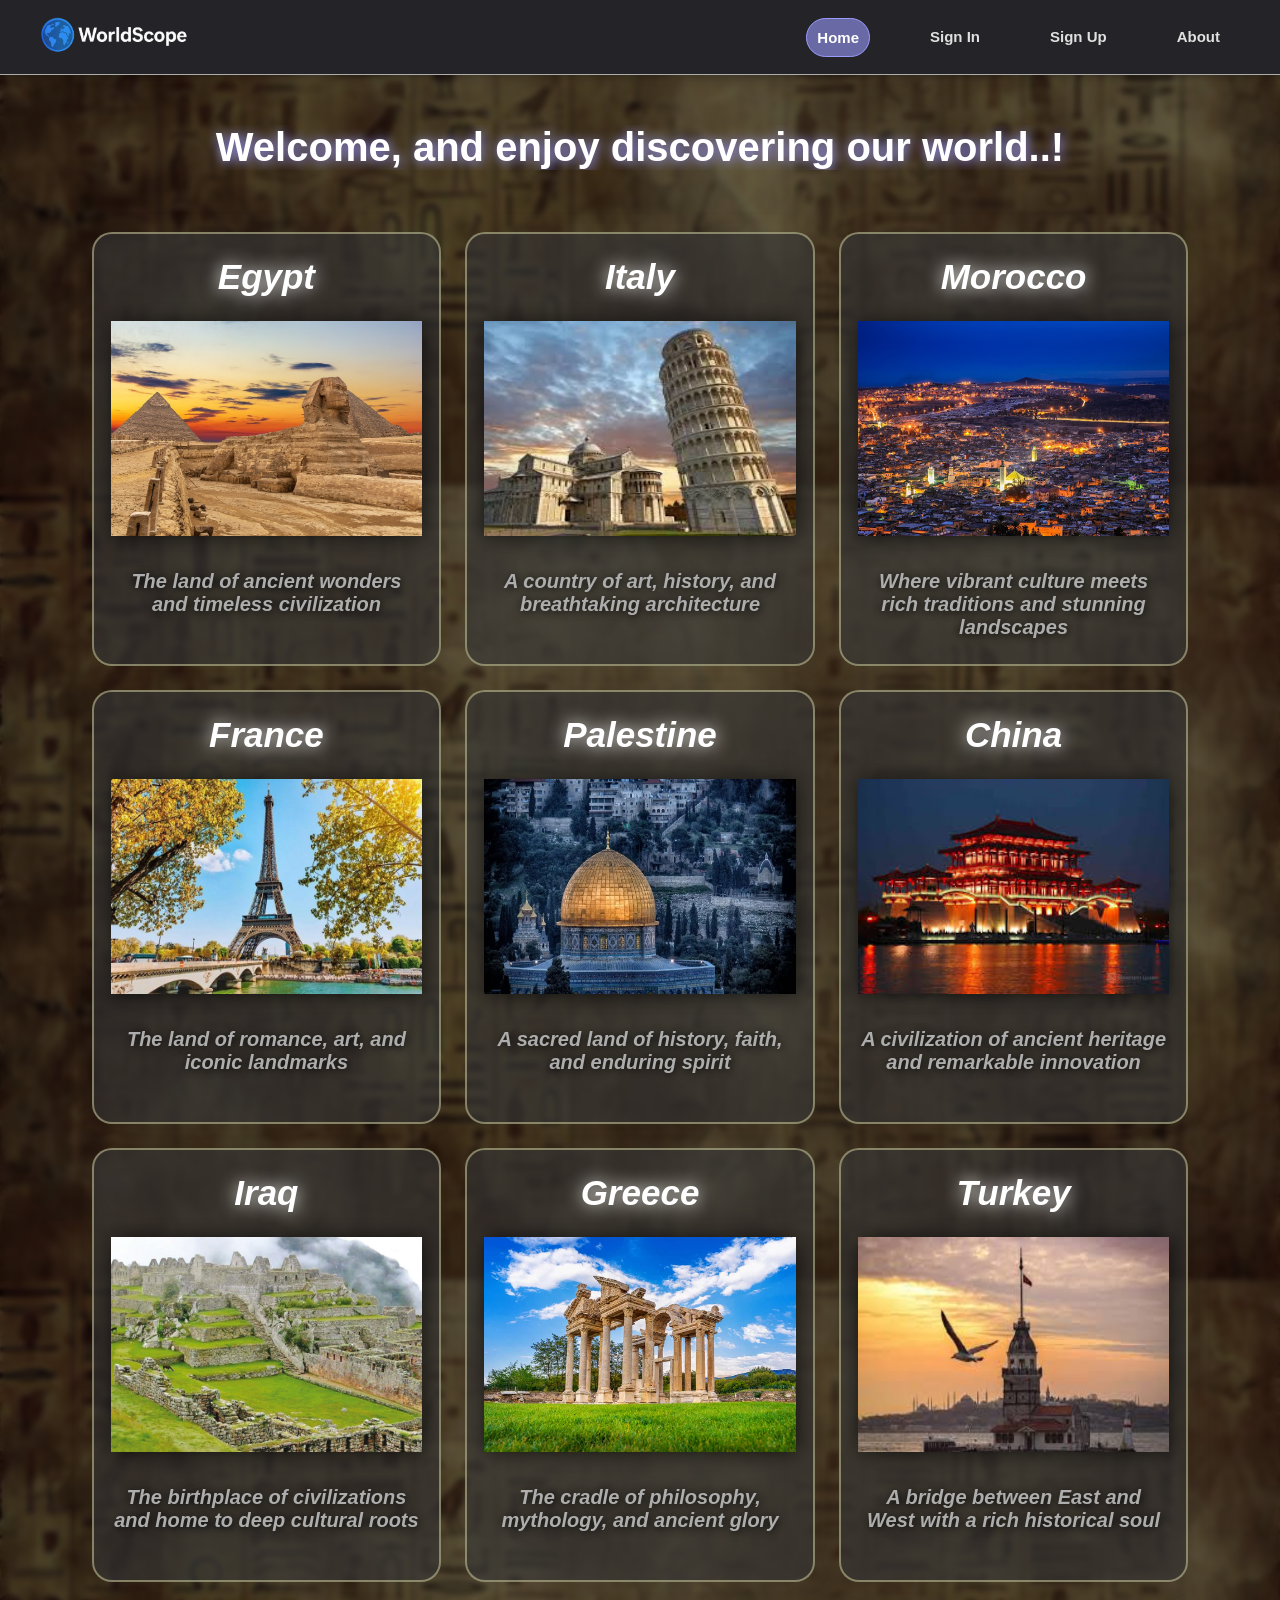
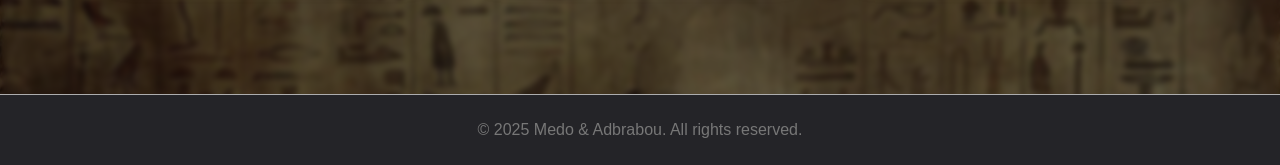
<file: index.html>
<!DOCTYPE html>
<html lang="en">

<head>
    <meta charset="UTF-8" />
    <meta name="viewport" content="width=device-width, initial-scale=1.0" />
    <title>Home | World Scope</title>
    <link rel="stylesheet" href="css/style.css" />
    <link rel="stylesheet" href="css/index.css" />
</head>

<body>
    <header>
        <a href="index.html" class="logo">
            <img src="img/logo.png" alt="WorldScope Logo" /></a>
        <nav>
            <a class="home" href="index.html">Home</a>
            <a href="sign in.html">Sign In</a>
            <a href="sign up.html">Sign Up</a>
            <a href="about.html">About</a>
        </nav>
    </header>

    <h1 class="htitle">Welcome, and enjoy discovering our world..!</h1>

    <main>

        <div>
            <a href="Countrys/Egypt.html">
                <h1>Egypt</h1>
                <img src="./img/contry/egypt.jpg" alt="photo of Egypt">
                <p>The land of ancient wonders and timeless civilization</p>
            </a>
        </div>

        <div>
            <a href="Countrys/Italy.html">
                <h1>Italy</h1>
                <img src="./img/contry/ايطاليا.jpg" alt="photo of Italy">
                <p>A country of art, history, and breathtaking architecture</p>
            </a>
        </div>

        <div>
            <a href="Countrys/Morocco.html">
                <h1>Morocco</h1>
                <img src="./img/contry/المغرب.jpeg" alt="photo of Morocco">
                <p>Where vibrant culture meets rich traditions and stunning landscapes</p>
            </a>
        </div>

        <div>
            <a href="Countrys/France.html">
                <h1>France</h1>
                <img src="./img/contry/برج-ايفل.jpg" alt="photo of France">
                <p>The land of romance, art, and iconic landmarks</p>
            </a>
        </div>

        <div>
            <a href="Countrys/Palestine.html">
                <h1>Palestine</h1>
                <img src="./img/contry/Palestine.webp" alt="photo of Palestine">
                <p>A sacred land of history, faith, and enduring spirit</p>
            </a>
        </div>

        <div>
            <a href="Countrys/China.html">
                <h1>China</h1>
                <img src="./img/contry/الصين.jpg" alt="photo of China">
                <p>A civilization of ancient heritage and remarkable innovation</p>
            </a>
        </div>

        <div>
            <a href="Countrys/Iraq.html">
                <h1>Iraq</h1>
                <img src="img/contry/حدائق-بابل-المعلقة-أعجوبة-العالم-__.jpg" alt="photo of Iraq">
                <p>The birthplace of civilizations and home to deep cultural roots</p>
            </a>
        </div>

        <div>
            <a href="Countrys/Greece.html">
                <h1>Greece</h1>
                <img src="./img/contry/Greece-1.jpg" alt="photo of Greece">
                <p>The cradle of philosophy, mythology, and ancient glory</p>
            </a>
        </div>

        <div>
            <a href="Countrys/Turkey.html">
                <h1>Turkey</h1>
                <img src="./img/contry/تركيا.jpg" alt="photo of Turkey">
                <p>A bridge between East and West with a rich historical soul</p>
            </a>
        </div>

    </main>

    <footer>
        <p>&copy; 2025 Medo & Adbrabou. All rights reserved.</p>
    </footer>
</body>
</html>
</file>
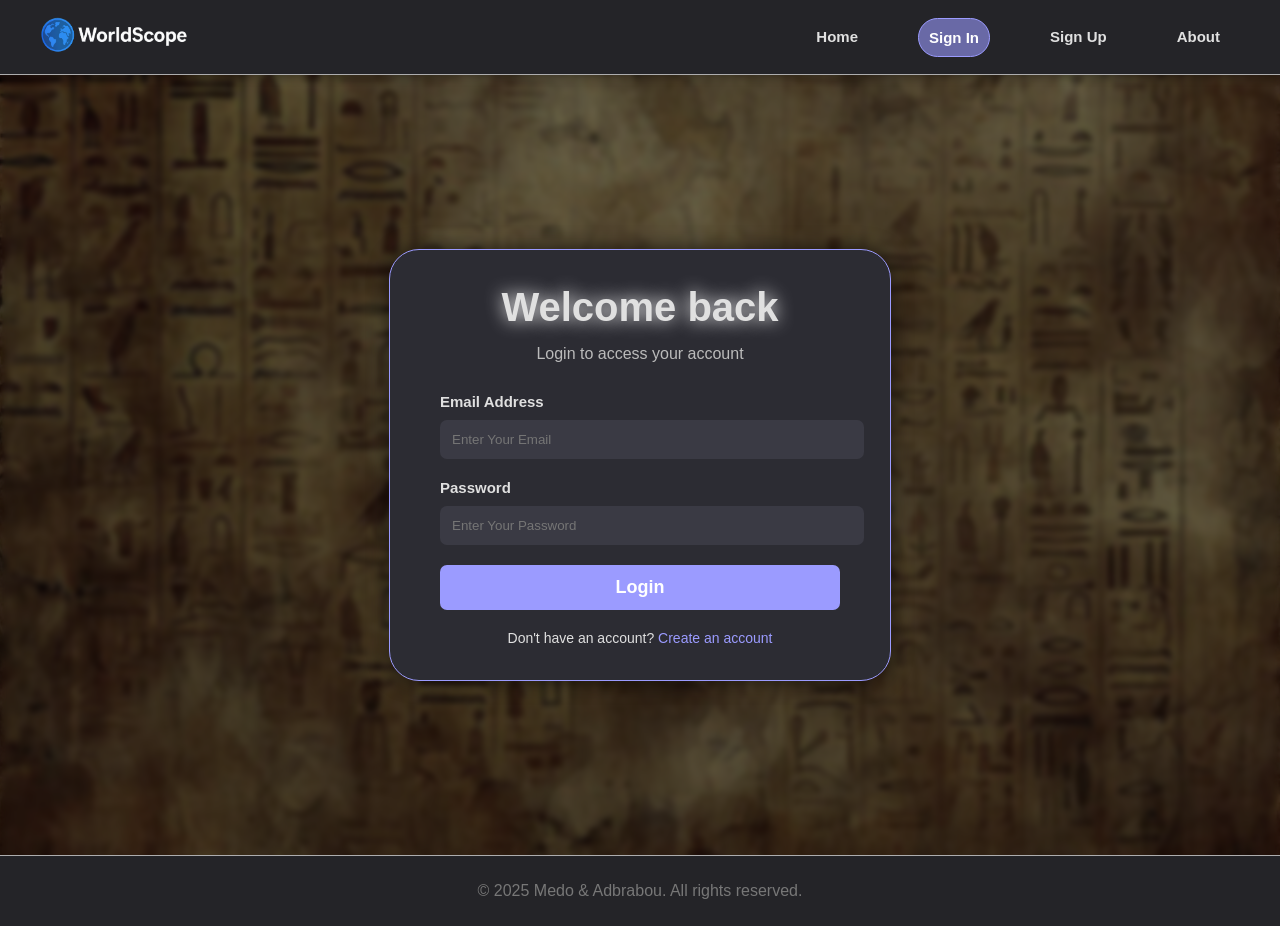
<file: sign in.html>
<!DOCTYPE html>
<html lang="en">
<head>
    <meta charset="UTF-8" />
    <meta name="viewport" content="width=device-width, initial-scale=1.0" />
    <title>Sign In | World Scope</title>
    <link rel="stylesheet" href="css/style.css">
    <link rel="stylesheet" href="css/sign in.css">
</head>
<body>
    <header>
        <a href="index.html" class="logo">
        <img src="img/logo.png" alt="WorldScope Logo"></a>

        <nav>
            <a href="index.html">Home</a>
            <a class="sign-in" href="sign in.html">Sign In</a>
            <a href="sign up.html">Sign Up</a>
            <a href="about.html">About</a>
        </nav>
    </header>

    <main>
        <section class="signin-form">
            <h1>Welcome back</h1>
            <p class="sub-text">Login to access your account</p>
            <form method="post">
                <label for="email">Email Address</label>
                <input type="email" id="email" name="email" placeholder="Enter Your Email" required>


                <label for="password">Password</label>
                <input type="password" id="password" name="password"
                placeholder="Enter Your Password" minlength="8" maxlength="12" required>


                <button type="submit">Login</button>
            </form>
            <p class="signup-link">Don't have an account? <a href="sign up.html">Create an account</a></p>
        </section>
    </main>

    <footer>
        <p>&copy; 2025 Medo & Adbrabou. All rights reserved.</p>
    </footer>

</body>
</html>
</file>
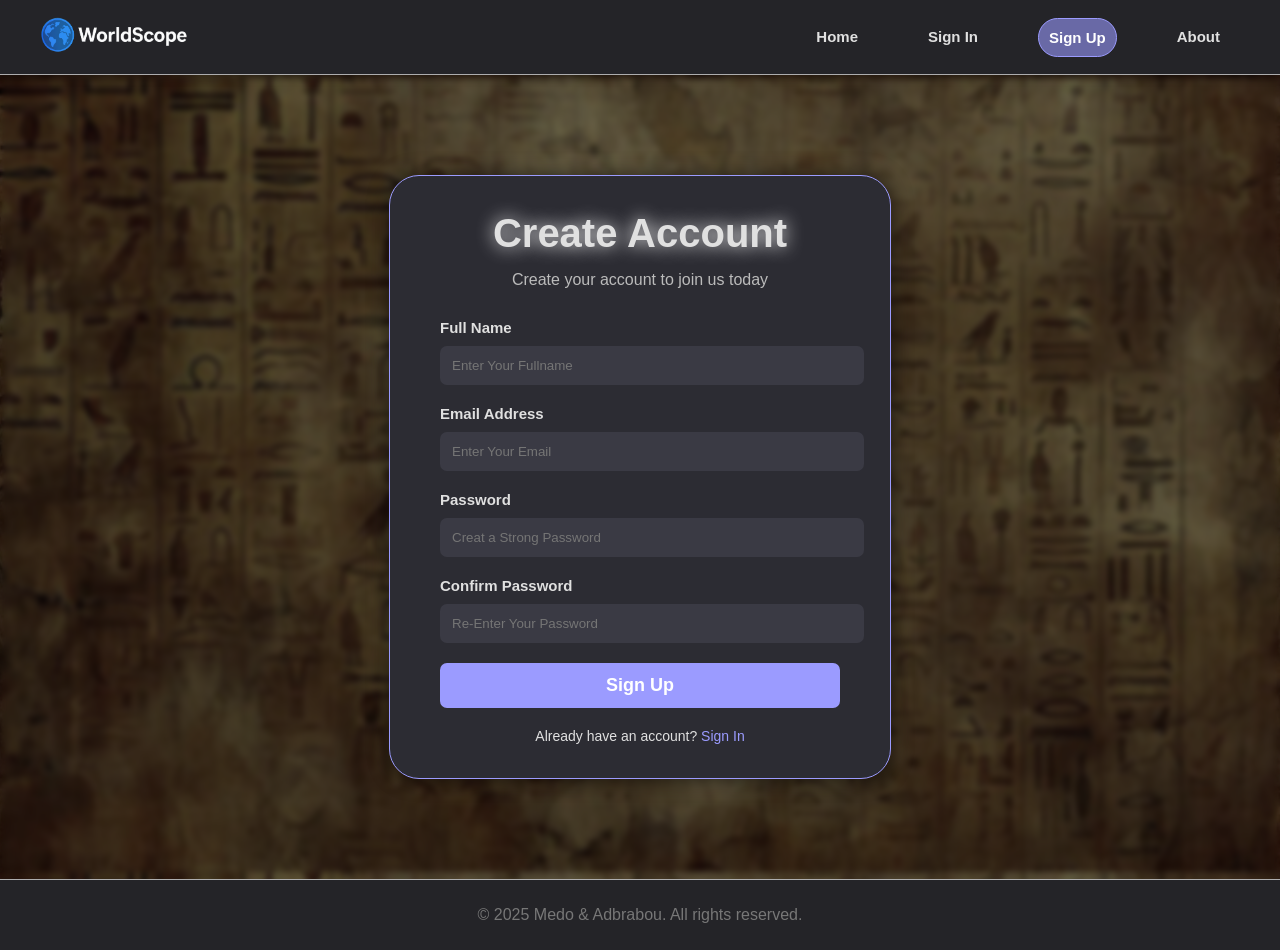
<file: sign up.html>
<!DOCTYPE html>
<html lang="en">
<head>
    <meta charset="UTF-8" />
    <meta name="viewport" content="width=device-width, initial-scale=1.0" />
    <title>Sign Up | World Scope</title>
    <link rel="stylesheet" href="css/style.css">
    <link rel="stylesheet" href="css/sign up.css">
</head>
<body>
    <header>
        <a href="index.html" class="logo">
        <img src="img/logo.png" alt="WorldScope Logo"></a>

        <nav>
            <a href="index.html">Home</a>
            <a href="sign in.html">Sign In</a>
            <a class="sign-up" href="sign up.html">Sign Up</a>
            <a href="about.html">About</a>
        </nav>
    </header>

    <main>
        <section class="signup-form">
            <h1>Create Account</h1>
            <p class="sub-text">Create your account to join us today</p>
            <form>
                <label for="fullname">Full Name</label>
                <input type="text" id="fullname" name="fullname" placeholder="Enter Your Fullname" required>

                <label for="email">Email Address</label>
                <input type="email" id="email" name="email" placeholder="Enter Your Email" required>

                <label for="password">Password</label>
                <input type="password" id="password" name="password" 
                placeholder="Creat a Strong Password" minlength="8" maxlength="12" required>

                <label for="confirm-password">Confirm Password</label>
                <input type="password" id="confirm-password" name="confirm-password" 
                placeholder="Re-Enter Your Password" minlength="8" maxlength="12" required>

                <button type="submit">Sign Up</button>
            </form>
            <p class="signin-link">Already have an account? <a href="sign in.html">Sign In</a></p>
        </section>
    </main>
    
    <footer>
        <p>&copy; 2025 Medo & Adbrabou. All rights reserved.</p>
    </footer>
</body>
</html>
</file>
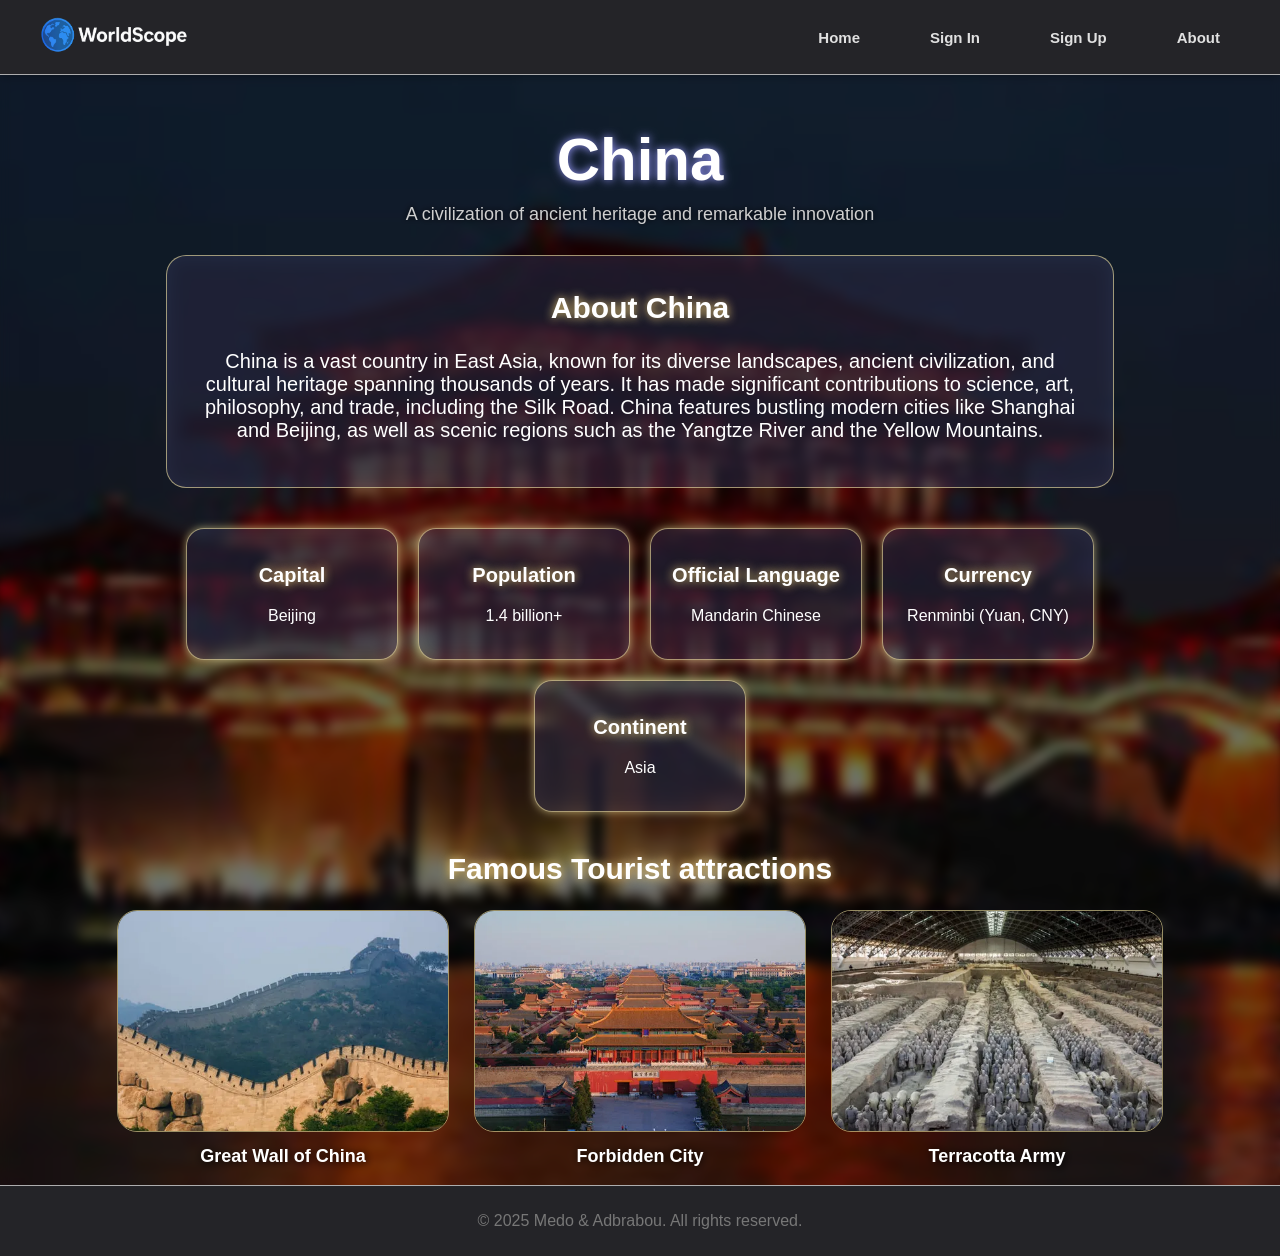
<file: Countrys/China.html>
<!DOCTYPE html>
<html lang="en">

<head>
    <meta charset="UTF-8" />
    <meta name="viewport" content="width=device-width, initial-scale=1.0" />
    <title>China | World Scope</title>
    <link rel="stylesheet" href="../css/style.css">
    <link rel="stylesheet" href="../css/Countrys.css">
    <style>
        body{
            background: url(../img/contry/الصين.jpg) no-repeat center center/cover;
        }
    </style>
</head>

<body>
    <header>
        <a href="../index.html" class="logo">
            <img src="../img/logo.png" alt="WorldScope Logo"></a>

        <nav>
            <a href="../index.html">Home</a>
            <a href="../sign in.html">Sign In</a>
            <a href="../sign up.html">Sign Up</a>
            <a class="../about" href="about.html">About</a>
        </nav>
    </header>

    <main>

        <section class="hero-title">
            <h1>China</h1>
            <p>A civilization of ancient heritage and remarkable innovation</p>
        </section>

        <section class="about-country">
            <h2>About China</h2>
            <p>
                China is a vast country in East Asia, known for its diverse landscapes, ancient civilization, and cultural heritage
                spanning thousands of years. It has made significant contributions to science, art, philosophy, and trade, including the
                Silk Road. China features bustling modern cities like Shanghai and Beijing, as well as scenic regions such as the
                Yangtze River and the Yellow Mountains.
            </p>
        </section>

        <section class="key-info">
            <div class="info-wrapper">

                <div class="info-box">
                    <h3>Capital</h3>
                    <p>Beijing</p>
                </div>

                <div class="info-box">
                    <h3>Population</h3>
                    <p>1.4 billion+</p>
                </div>

                <div class="info-box">
                    <h3>Official Language</h3>
                    <p>Mandarin Chinese</p>
                </div>

                <div class="info-box">
                    <h3>Currency</h3>
                    <p>Renminbi (Yuan, CNY)</p>
                </div>

                <div class="info-box">
                    <h3>Continent</h3>
                    <p>Asia</p>
                </div>

            </div>
        </section>

        <section class="tourist-places">
            <h2>Famous Tourist attractions</h2>

            <div class="places-wrapper">

                <div class="place">
                    <img src="../img/contry/china-great-wall-of-china.webp" alt="Great Wall of China">
                    <p class="place-name">Great Wall of China</p>
                </div>

                <div class="place">
                    <img src="../img/contry/Forbidden City.webp" alt="Forbidden City">
                    <p class="place-name">Forbidden City</p>
                </div>

                <div class="place">
                    <img src="../img/contry/Terracotta Army.webp" alt="Terracotta Army">
                    <p class="place-name">Terracotta Army</p>
                </div>

            </div>
        </section>


    </main>

    <footer>
        <p>&copy; 2025 Medo & Adbrabou. All rights reserved.</p>
    </footer>
</body>

</html>
</file>
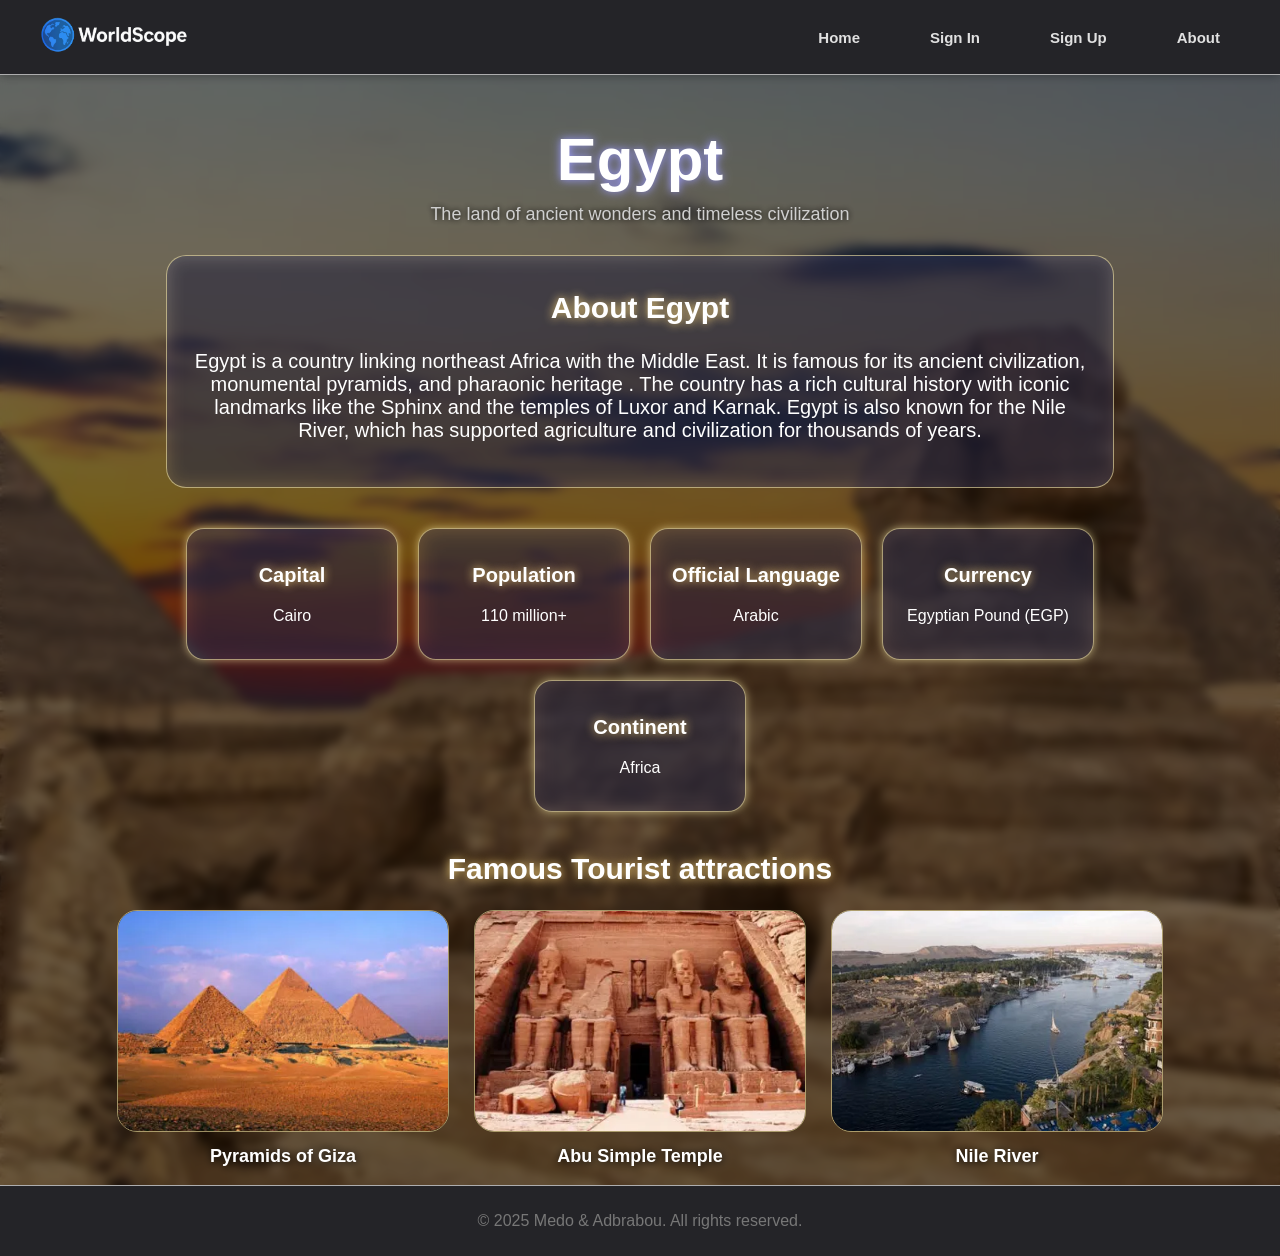
<file: Countrys/Egypt.html>
<!DOCTYPE html>
<html lang="en">

<head>
    <meta charset="UTF-8" />
    <meta name="viewport" content="width=device-width, initial-scale=1.0" />
    <title>Egypt | World Scope</title>
    <link rel="stylesheet" href="../css/style.css">
    <link rel="stylesheet" href="../css/Countrys.css">
    <style>
        body{
            background: url(../img/contry/egypt.jpg) no-repeat center center/cover;
        }
    </style>
</head>

<body>
    <header>
        <a href="../index.html" class="logo">
            <img src="../img/logo.png" alt="WorldScope Logo"></a>

        <nav>
            <a href="../index.html">Home</a>
            <a href="../sign in.html">Sign In</a>
            <a href="../sign up.html">Sign Up</a>
            <a class="../about" href="about.html">About</a>
        </nav>
    </header>

    <main>

        <section class="hero-title">
            <h1>Egypt</h1>
            <p>The land of ancient wonders and timeless civilization</p>
        </section>

        <section class="about-country">
            <h2>About Egypt</h2>
            <p>
                Egypt is a country linking northeast Africa with the Middle East.
                It is famous for its ancient civilization, monumental pyramids, and pharaonic heritage
                . The country has a rich cultural history with iconic landmarks like the Sphinx
                and the temples of Luxor and Karnak. Egypt is also known for the Nile River,
                which has supported agriculture and civilization for thousands of years.
            </p>
        </section>

        <section class="key-info">
            <div class="info-wrapper">

                <div class="info-box">
                    <h3>Capital</h3>
                    <p>Cairo</p>
                </div>

                <div class="info-box">
                    <h3>Population</h3>
                    <p>110 million+</p>
                </div>

                <div class="info-box">
                    <h3>Official Language</h3>
                    <p>Arabic</p>
                </div>

                <div class="info-box">
                    <h3>Currency</h3>
                    <p>Egyptian Pound (EGP)</p>
                </div>

                <div class="info-box">
                    <h3>Continent</h3>
                    <p>Africa</p>
                </div>

            </div>
        </section>

        <section class="tourist-places">
            <h2>Famous Tourist attractions</h2>

            <div class="places-wrapper">

                <div class="place">
                    <img src="../img/contry/Pyramids-.webp" alt="pyramids of Giza">
                    <p class="place-name">Pyramids of Giza</p>
                </div>

                <div class="place">
                    <img src="../img/contry/Abo-simple.webp" alt="abu simple temple">
                    <p class="place-name">Abu Simple Temple</p>
                </div>

                <div class="place">
                    <img src="../img/contry/Nail-river.webp" alt="Nile River">
                    <p class="place-name">Nile River</p>
                </div>

            </div>
        </section>
    </main>

    <footer>
        <p>&copy; 2025 Medo & Adbrabou. All rights reserved.</p>
    </footer>
</body>

</html>
</file>
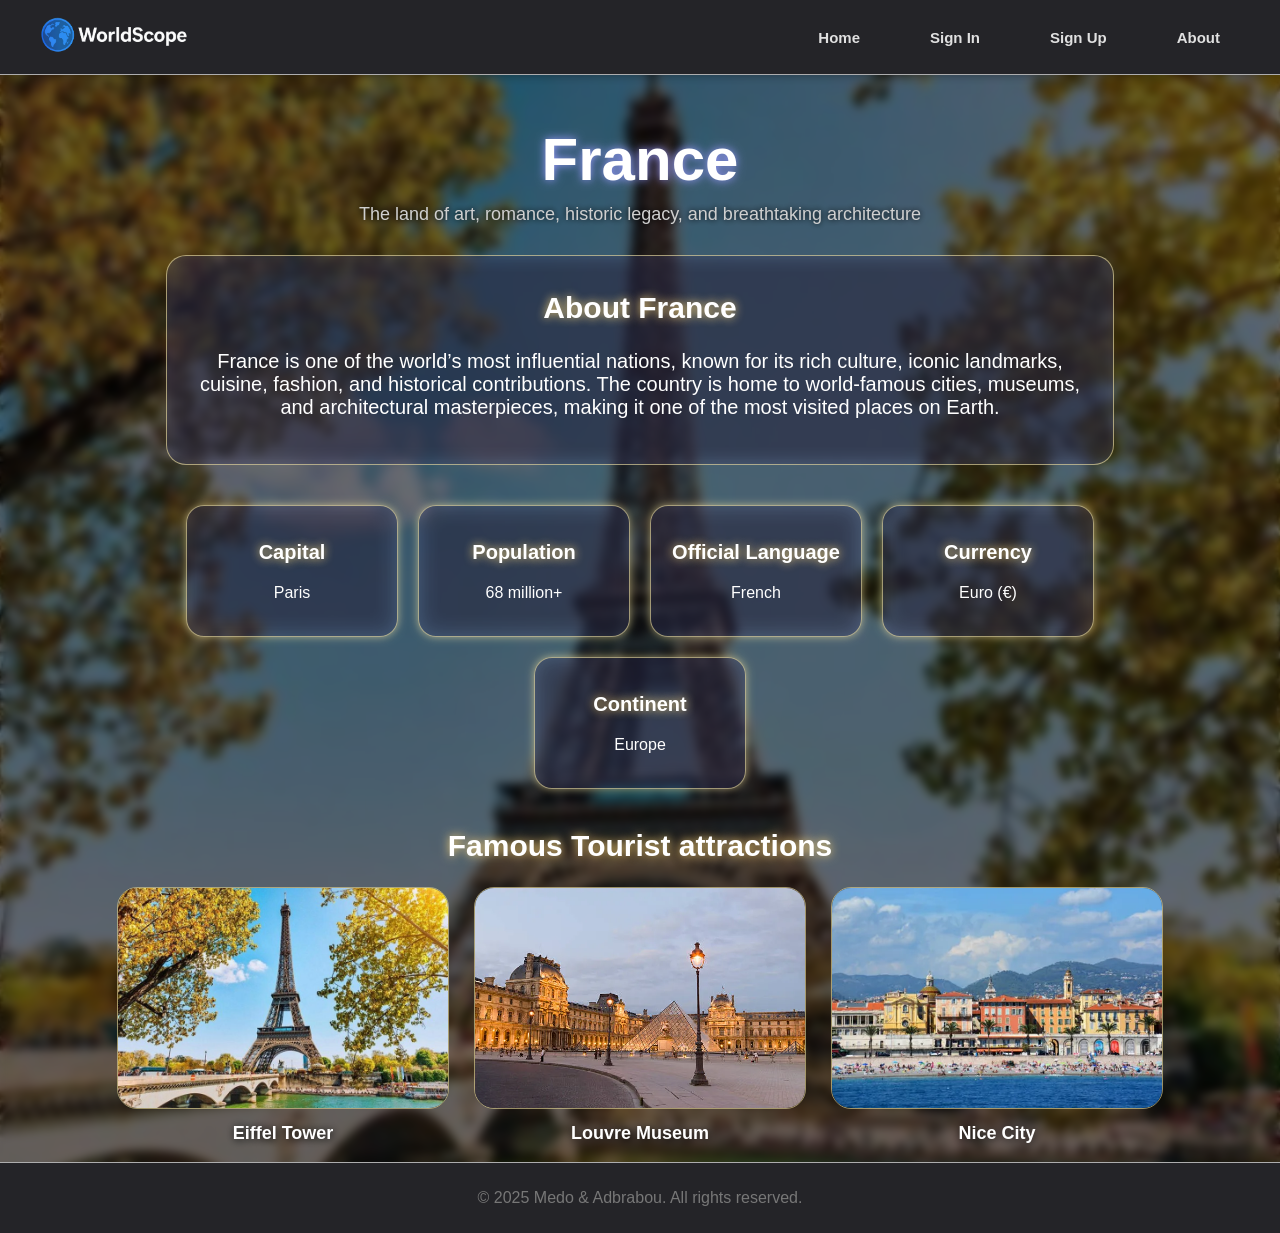
<file: Countrys/France.html>
<!DOCTYPE html>
<html lang="en">

<head>
  <meta charset="UTF-8" />
  <meta name="viewport" content="width=device-width, initial-scale=1.0" />
  <title>France | World Scope</title>
  <link rel="stylesheet" href="../css/style.css">
  <link rel="stylesheet" href="../css/Countrys.css">
  <style>
        body{
            background: url(../img/contry/برج-ايفل.jpg) no-repeat center center/cover;
        }
    </style>
</head>

<body>
  <header>
    <a href="../index.html" class="logo">
      <img src="../img/logo.png" alt="WorldScope Logo"></a>

    <nav>
      <a href="../index.html">Home</a>
      <a href="../sign in.html">Sign In</a>
      <a href="../sign up.html">Sign Up</a>
      <a class="../about" href="about.html">About</a>
    </nav>
  </header>

  <main>

    <section class="hero-title">
      <h1>France</h1>
      <p>The land of art, romance, historic legacy, and breathtaking architecture</p>
    </section>

    <section class="about-country">
      <h2>About France</h2>
      <p>
        France is one of the world’s most influential nations, known for its rich culture,
        iconic landmarks, cuisine, fashion, and historical contributions.
        The country is home to world-famous cities, museums, and architectural masterpieces,
        making it one of the most visited places on Earth.
      </p>
    </section>

    <section class="key-info">
      <div class="info-wrapper">

        <div class="info-box">
          <h3>Capital</h3>
          <p>Paris</p>
        </div>

        <div class="info-box">
          <h3>Population</h3>
          <p>68 million+</p>
        </div>

        <div class="info-box">
          <h3>Official Language</h3>
          <p>French</p>
        </div>

        <div class="info-box">
          <h3>Currency</h3>
          <p>Euro (€)</p>
        </div>

        <div class="info-box">
          <h3>Continent</h3>
          <p>Europe</p>
        </div>

      </div>
    </section>

    <section class="tourist-places">
      <h2>Famous Tourist attractions</h2>

      <div class="places-wrapper">

        <div class="place">
          <img src="../img/contry/برج-ايفل.jpg" alt="Eiffel Tower">
          <p class="place-name">Eiffel Tower</p>
        </div>

        <div class="place">
          <img src="../img/contry/Louvre Museum.webp" alt="Louvre Museum">
          <p class="place-name">Louvre Museum</p>
        </div>

        <div class="place">
          <img src="../img/contry/Nice City.webp" alt="Nice City">
          <p class="place-name">Nice City</p>
        </div>

      </div>
    </section>

  </main>

  <footer>
    <p>&copy; 2025 Medo & Adbrabou. All rights reserved.</p>
  </footer>
</body>

</html>
</file>
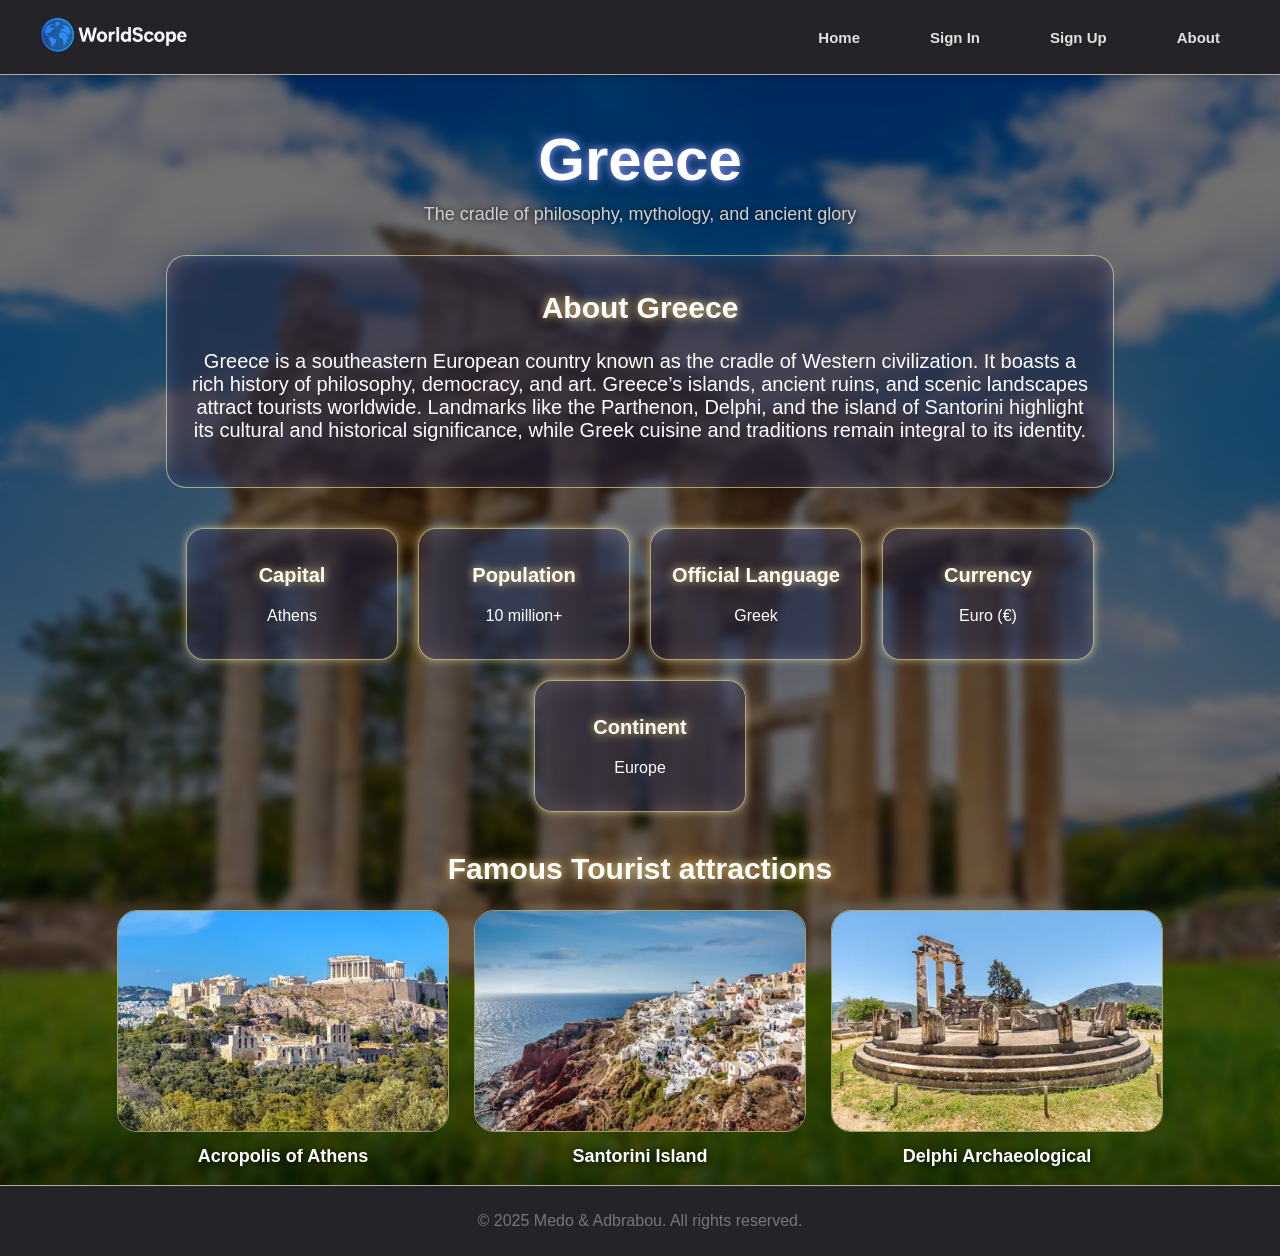
<file: Countrys/Greece.html>
<!DOCTYPE html>
<html lang="en">

<head>
    <meta charset="UTF-8" />
    <meta name="viewport" content="width=device-width, initial-scale=1.0" />
    <title>Greece | World Scope</title>
    <link rel="stylesheet" href="../css/style.css">
    <link rel="stylesheet" href="../css/Countrys.css">
    <style>
        body{
            background: url(../img/contry/Greece-1.jpg) no-repeat center center/cover;
        }
    </style>
</head>

<body>
    <header>
        <a href="../index.html" class="logo">
            <img src="../img/logo.png" alt="WorldScope Logo"></a>

        <nav>
            <a href="../index.html">Home</a>
            <a href="../sign in.html">Sign In</a>
            <a href="../sign up.html">Sign Up</a>
            <a class="../about" href="about.html">About</a>
        </nav>
    </header>

    <main>

        <section class="hero-title">
            <h1>Greece</h1>
            <p>The cradle of philosophy, mythology, and ancient glory</p>
        </section>

        <section class="about-country">
            <h2>About Greece</h2>
            <p>
                Greece is a southeastern European country known as the cradle of Western civilization. It boasts a rich history of
                philosophy, democracy, and art. Greece’s islands, ancient ruins, and scenic landscapes attract tourists worldwide.
                Landmarks like the Parthenon, Delphi, and the island of Santorini highlight its cultural and historical significance,
                while Greek cuisine and traditions remain integral to its identity.
            </p>
        </section>

        <section class="key-info">
            <div class="info-wrapper">

                <div class="info-box">
                    <h3>Capital</h3>
                    <p>Athens</p>
                </div>

                <div class="info-box">
                    <h3>Population</h3>
                    <p>10 million+</p>
                </div>

                <div class="info-box">
                    <h3>Official Language</h3>
                    <p>Greek</p>
                </div>

                <div class="info-box">
                    <h3>Currency</h3>
                    <p>Euro (€)</p>
                </div>

                <div class="info-box">
                    <h3>Continent</h3>
                    <p>Europe</p>
                </div>

            </div>
        </section>

        <section class="tourist-places">
            <h2>Famous Tourist attractions</h2>

            <div class="places-wrapper">

                <div class="place">
                    <img src="../img/contry/Acropolis of Athens.webp" alt="Acropolis of Athens">
                    <p class="place-name">Acropolis of Athens</p>
                </div>

                <div class="place">
                    <img src="../img/contry/Santorini Island.webp" alt="Santorini Island">
                    <p class="place-name">Santorini Island</p>
                </div>

                <div class="place">
                    <img src="../img/contry/Delphi Archaeological.webp" alt="Delphi Archaeological">
                    <p class="place-name">Delphi Archaeological</p>
                </div>

            </div>
        </section>


    </main>

    <footer>
        <p>&copy; 2025 Medo & Adbrabou. All rights reserved.</p>
    </footer>
</body>

</html>
</file>
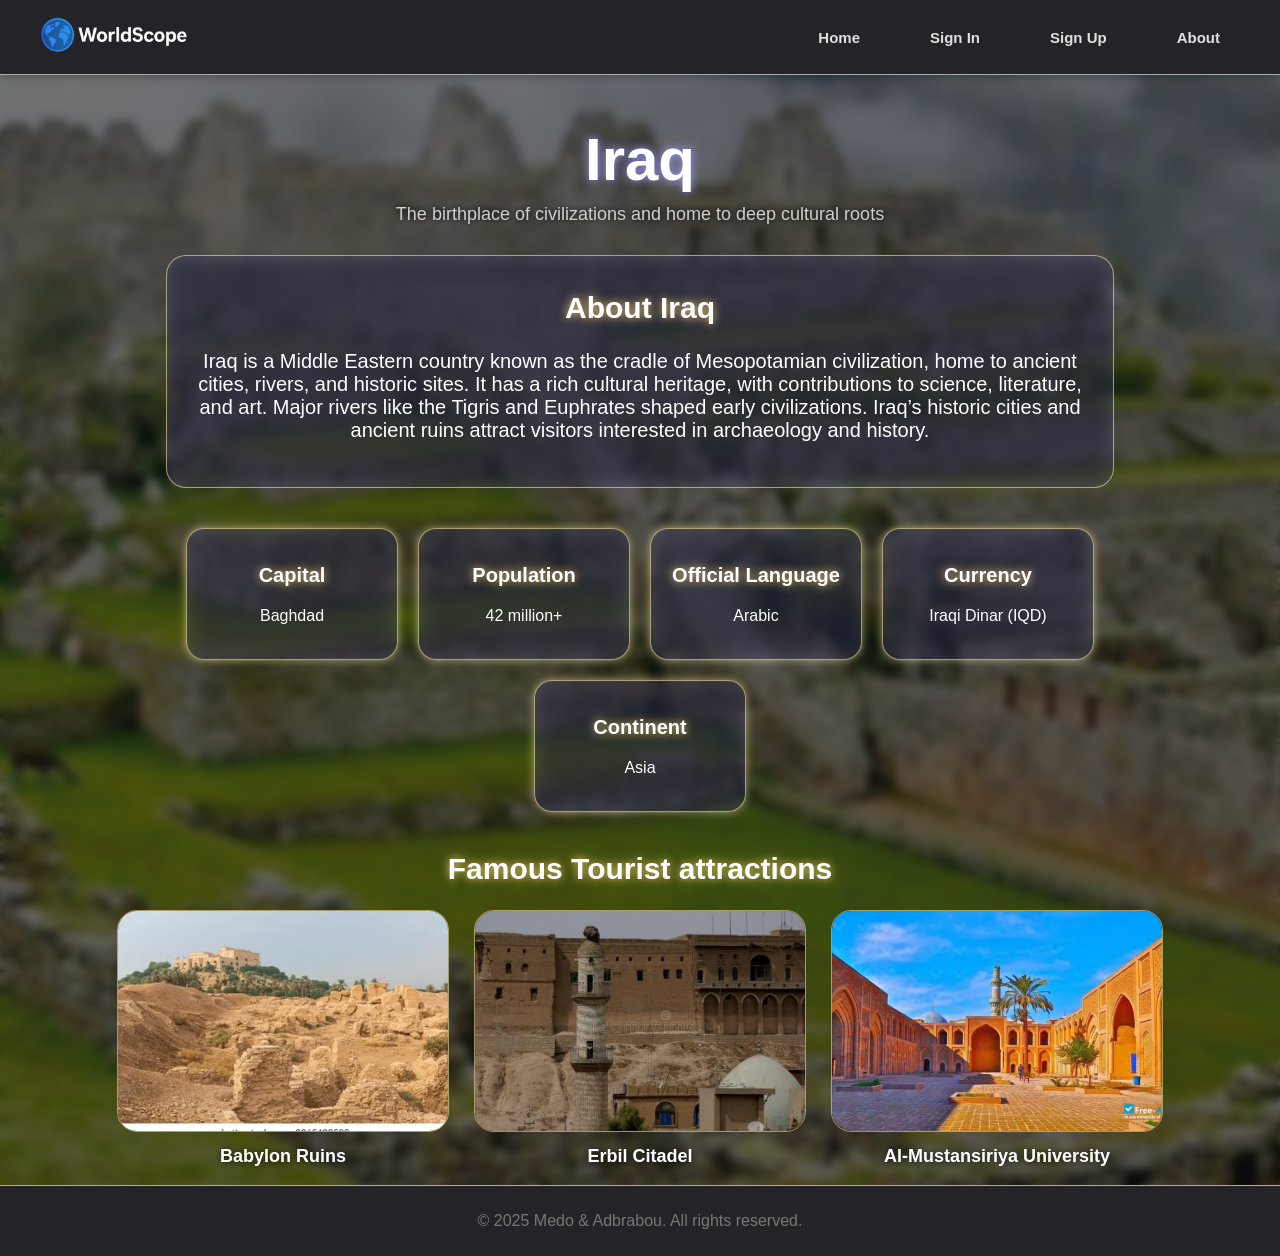
<file: Countrys/Iraq.html>
<!DOCTYPE html>
<html lang="en">

<head>
    <meta charset="UTF-8" />
    <meta name="viewport" content="width=device-width, initial-scale=1.0" />
    <title>Iraq | World Scope</title>
    <link rel="stylesheet" href="../css/style.css">
    <link rel="stylesheet" href="../css/Countrys.css">
    <style>
        body{
            background: url(../img/contry/حدائق-بابل-المعلقة-أعجوبة-العالم-__.jpg) no-repeat center center/cover;
        }
    </style>
</head>

<body>
    <header>
        <a href="../index.html" class="logo">
            <img src="../img/logo.png" alt="WorldScope Logo"></a>

        <nav>
            <a href="../index.html">Home</a>
            <a href="../sign in.html">Sign In</a>
            <a href="../sign up.html">Sign Up</a>
            <a class="../about" href="about.html">About</a>
        </nav>
    </header>

    <main>

        <section class="hero-title">
            <h1>Iraq</h1>
            <p>The birthplace of civilizations and home to deep cultural roots</p>
        </section>

        <section class="about-country">
            <h2>About Iraq</h2>
            <p>
                Iraq is a Middle Eastern country known as the cradle of Mesopotamian civilization, home to ancient cities, rivers, and
                historic sites. It has a rich cultural heritage, with contributions to science, literature, and art. Major rivers like
                the Tigris and Euphrates shaped early civilizations. Iraq’s historic cities and ancient ruins attract visitors
                interested in archaeology and history.
            </p>
        </section>

        <section class="key-info">
            <div class="info-wrapper">

                <div class="info-box">
                    <h3>Capital</h3>
                    <p>Baghdad</p>
                </div>

                <div class="info-box">
                    <h3>Population</h3>
                    <p>42 million+</p>
                </div>

                <div class="info-box">
                    <h3>Official Language</h3>
                    <p>Arabic</p>
                </div>

                <div class="info-box">
                    <h3>Currency</h3>
                    <p>Iraqi Dinar (IQD)</p>
                </div>

                <div class="info-box">
                    <h3>Continent</h3>
                    <p>Asia</p>
                </div>

            </div>
        </section>

        <section class="tourist-places">
            <h2>Famous Tourist attractions</h2>

            <div class="places-wrapper">

                <div class="place">
                    <img src="../img/contry/Babylon Ruins.webp" alt="Babylon Ruins">
                    <p class="place-name">Babylon Ruins</p>
                </div>

                <div class="place">
                    <img src="../img/contry/Erbil Citadel.webp" alt="Erbil Citadel">
                    <p class="place-name">Erbil Citadel</p>
                </div>

                <div class="place">
                    <img src="../img/contry/Al-Mustansiriya University.webp" alt="Al-Mustansiriya University">
                    <p class="place-name">Al-Mustansiriya University</p>
                </div>

            </div>
        </section>


    </main>

    <footer>
        <p>&copy; 2025 Medo & Adbrabou. All rights reserved.</p>
    </footer>
</body>

</html>
</file>
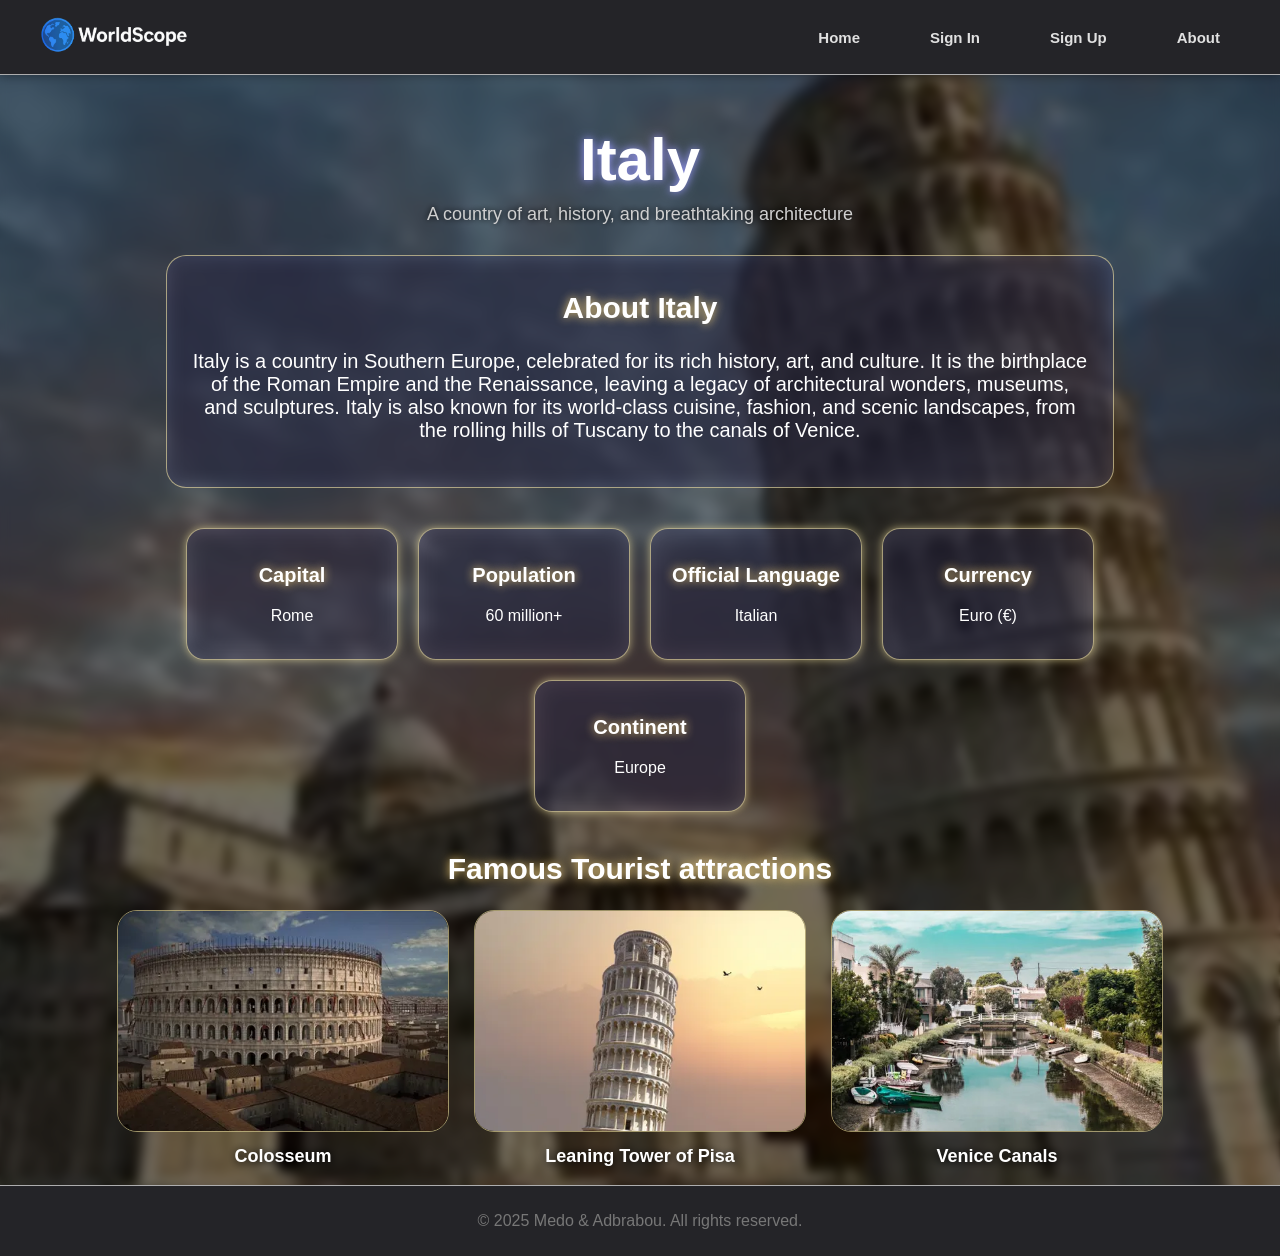
<file: Countrys/Italy.html>
<!DOCTYPE html>
<html lang="en">

<head>
    <meta charset="UTF-8" />
    <meta name="viewport" content="width=device-width, initial-scale=1.0" />
    <title>Italy | World Scope</title>
    <link rel="stylesheet" href="../css/style.css">
    <link rel="stylesheet" href="../css/Countrys.css">
    <style>
        body{
            background: url(../img/contry/ايطاليا.jpg) no-repeat center center/cover;
        }
    </style>
</head>

<body>
    <header>
        <a href="../index.html" class="logo">
            <img src="../img/logo.png" alt="WorldScope Logo"></a>

        <nav>
            <a href="../index.html">Home</a>
            <a href="../sign in.html">Sign In</a>
            <a href="../sign up.html">Sign Up</a>
            <a class="../about" href="about.html">About</a>
        </nav>
    </header>

    <main>

        <section class="hero-title">
            <h1>Italy</h1>
            <p>A country of art, history, and breathtaking architecture</p>
        </section>

        <section class="about-country">
            <h2>About Italy</h2>
            <p>
                Italy is a country in Southern Europe, celebrated for its rich history, art, and culture. It is the birthplace of the
                Roman Empire and the Renaissance, leaving a legacy of architectural wonders, museums, and sculptures. Italy is also
                known for its world-class cuisine, fashion, and scenic landscapes, from the rolling hills of Tuscany to the canals of
                Venice.
        </section>

        <section class="key-info">
            <div class="info-wrapper">

                <div class="info-box">
                    <h3>Capital</h3>
                    <p>Rome</p>
                </div>

                <div class="info-box">
                    <h3>Population</h3>
                    <p>60 million+</p>
                </div>

                <div class="info-box">
                    <h3>Official Language</h3>
                    <p>Italian</p>
                </div>

                <div class="info-box">
                    <h3>Currency</h3>
                    <p>Euro (€)</p>
                </div>

                <div class="info-box">
                    <h3>Continent</h3>
                    <p>Europe</p>
                </div>

            </div>
        </section>

        <section class="tourist-places">
            <h2>Famous Tourist attractions</h2>

            <div class="places-wrapper">

                <div class="place">
                    <img src="../img/contry/Colosseum.webp" alt="Colosseum">
                    <p class="place-name">Colosseum</p>
                </div>

                <div class="place">
                    <img src="../img/contry/leaning-tower-pisa.webp" alt="Leaning Tower of Pisa">
                    <p class="place-name">Leaning Tower of Pisa</p>
                </div>

                <div class="place">
                    <img src="../img/contry/Venice Canals.webp" alt="Venice Canals">
                    <p class="place-name">Venice Canals</p>
                </div>

            </div>
        </section>


    </main>

    <footer>
        <p>&copy; 2025 Medo & Adbrabou. All rights reserved.</p>
    </footer>
</body>

</html>
</file>
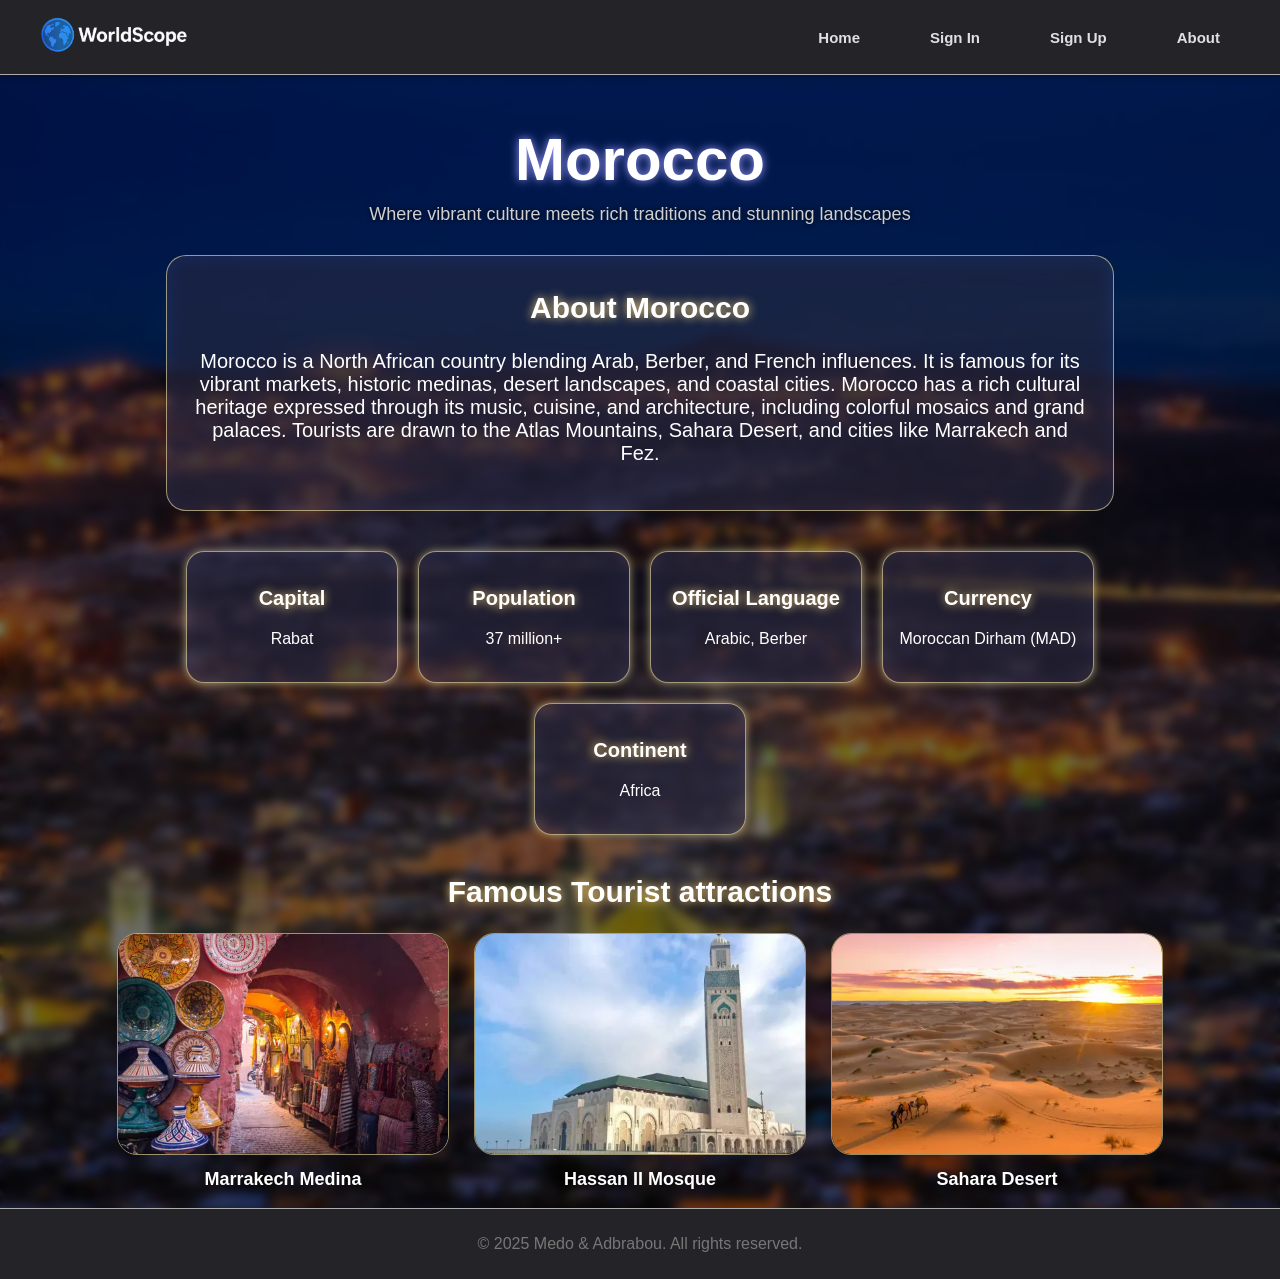
<file: Countrys/Morocco.html>
<!DOCTYPE html>
<html lang="en">

<head>
    <meta charset="UTF-8" />
    <meta name="viewport" content="width=device-width, initial-scale=1.0" />
    <title>Morocco | World Scope</title>
    <link rel="stylesheet" href="../css/style.css">
    <link rel="stylesheet" href="../css/Countrys.css">
    <style>
        body{
            background: url(../img/contry/المغرب.jpeg) no-repeat center center/cover;
        }
    </style>
</head>

<body>
    <header>
        <a href="../index.html" class="logo">
            <img src="../img/logo.png" alt="WorldScope Logo"></a>

        <nav>
            <a href="../index.html">Home</a>
            <a href="../sign in.html">Sign In</a>
            <a href="../sign up.html">Sign Up</a>
            <a class="../about" href="about.html">About</a>
        </nav>
    </header>

    <main>

        <section class="hero-title">
            <h1>Morocco</h1>
            <p>Where vibrant culture meets rich traditions and stunning landscapes</p>
        </section>

        <section class="about-country">
            <h2>About Morocco</h2>
            <p>
                Morocco is a North African country blending Arab, Berber, and French influences. It is famous for its vibrant markets,
                historic medinas, desert landscapes, and coastal cities. Morocco has a rich cultural heritage expressed through its
                music, cuisine, and architecture, including colorful mosaics and grand palaces. Tourists are drawn to the Atlas
                Mountains, Sahara Desert, and cities like Marrakech and Fez.
            </p>
        </section>

        <section class="key-info">
            <div class="info-wrapper">

                <div class="info-box">
                    <h3>Capital</h3>
                    <p>Rabat</p>
                </div>

                <div class="info-box">
                    <h3>Population</h3>
                    <p>37 million+</p>
                </div>

                <div class="info-box">
                    <h3>Official Language</h3>
                    <p>Arabic, Berber</p>
                </div>

                <div class="info-box">
                    <h3>Currency</h3>
                    <p>Moroccan Dirham (MAD)</p>
                </div>

                <div class="info-box">
                    <h3>Continent</h3>
                    <p>Africa</p>
                </div>

            </div>
        </section>

        <section class="tourist-places">
            <h2>Famous Tourist attractions</h2>

            <div class="places-wrapper">

                <div class="place">
                    <img src="../img/contry/Marrakech Medina.webp" alt="Marrakech Medina">
                    <p class="place-name">Marrakech Medina</p>
                </div>

                <div class="place">
                    <img src="../img/contry/Hassan II Mosque.webp" alt="Hassan II Mosque">
                    <p class="place-name">Hassan II Mosque</p>
                </div>

                <div class="place">
                    <img src="../img/contry/Sahara Desert.webp" alt="Sahara Desert">
                    <p class="place-name">Sahara Desert</p>
                </div>

            </div>
        </section>


    </main>

    <footer>
        <p>&copy; 2025 Medo & Adbrabou. All rights reserved.</p>
    </footer>
</body>

</html>
</file>
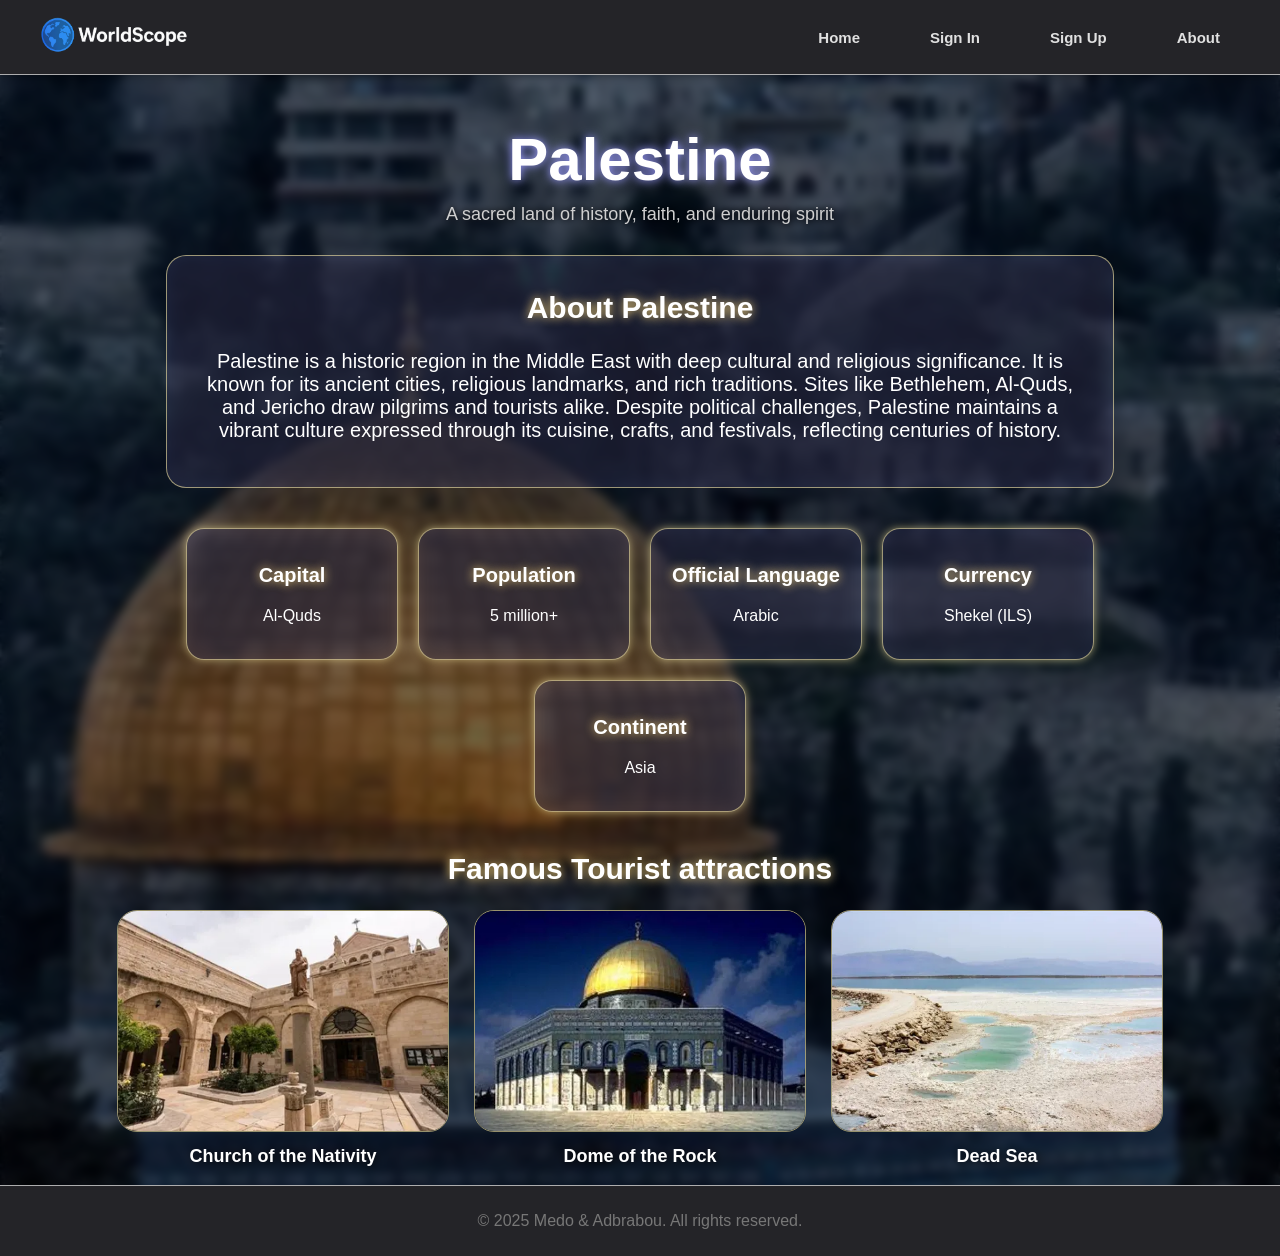
<file: Countrys/Palestine.html>
<!DOCTYPE html>
<html lang="en">

<head>
    <meta charset="UTF-8" />
    <meta name="viewport" content="width=device-width, initial-scale=1.0" />
    <title>Palestine | World Scope</title>
    <link rel="stylesheet" href="../css/style.css">
    <link rel="stylesheet" href="../css/Countrys.css">
    <style>
        body{
            background: url(../img/contry/Palestine.webp) no-repeat center center/cover;
        }
    </style>
</head>

<body>
    <header>
        <a href="../index.html" class="logo">
            <img src="../img/logo.png" alt="WorldScope Logo"></a>

        <nav>
            <a href="../index.html">Home</a>
            <a href="../sign in.html">Sign In</a>
            <a href="../sign up.html">Sign Up</a>
            <a class="../about" href="about.html">About</a>
        </nav>
    </header>

    <main>

        <section class="hero-title">
            <h1>Palestine</h1>
            <p>A sacred land of history, faith, and enduring spirit</p>
        </section>

        <section class="about-country">
            <h2>About Palestine</h2>
            <p>
                Palestine is a historic region in the Middle East with deep cultural and religious significance. It is known for its
                ancient cities, religious landmarks, and rich traditions. Sites like Bethlehem, Al-Quds, and Jericho draw pilgrims and
                tourists alike. Despite political challenges, Palestine maintains a vibrant culture expressed through its cuisine,
                crafts, and festivals, reflecting centuries of history.
            </p>
        </section>

        <section class="key-info">
            <div class="info-wrapper">

                <div class="info-box">
                    <h3>Capital</h3>
                    <p>Al-Quds</p>
                </div>

                <div class="info-box">
                    <h3>Population</h3>
                    <p>5 million+</p>
                </div>

                <div class="info-box">
                    <h3>Official Language</h3>
                    <p>Arabic</p>
                </div>

                <div class="info-box">
                    <h3>Currency</h3>
                    <p>Shekel (ILS)</p>
                </div>

                <div class="info-box">
                    <h3>Continent</h3>
                    <p>Asia</p>
                </div>

            </div>
        </section>

        <section class="tourist-places">
            <h2>Famous Tourist attractions</h2>

            <div class="places-wrapper">

                <div class="place">
                    <img src="../img/contry/church-of-the-nativity.webp" alt="Church of the Nativity">
                    <p class="place-name">Church of the Nativity</p>
                </div>

                <div class="place">
                    <img src="../img/contry/Dome-of-the-Rock.webp" alt="Dome of the Rock">
                    <p class="place-name">Dome of the Rock</p>
                </div>

                <div class="place">
                    <img src="../img/contry/dead-sea-shore.webp" alt="Dead Sea">
                    <p class="place-name">Dead Sea</p>
                </div>

            </div>
        </section>


    </main>

    <footer>
        <p>&copy; 2025 Medo & Adbrabou. All rights reserved.</p>
    </footer>
</body>

</html>
</file>
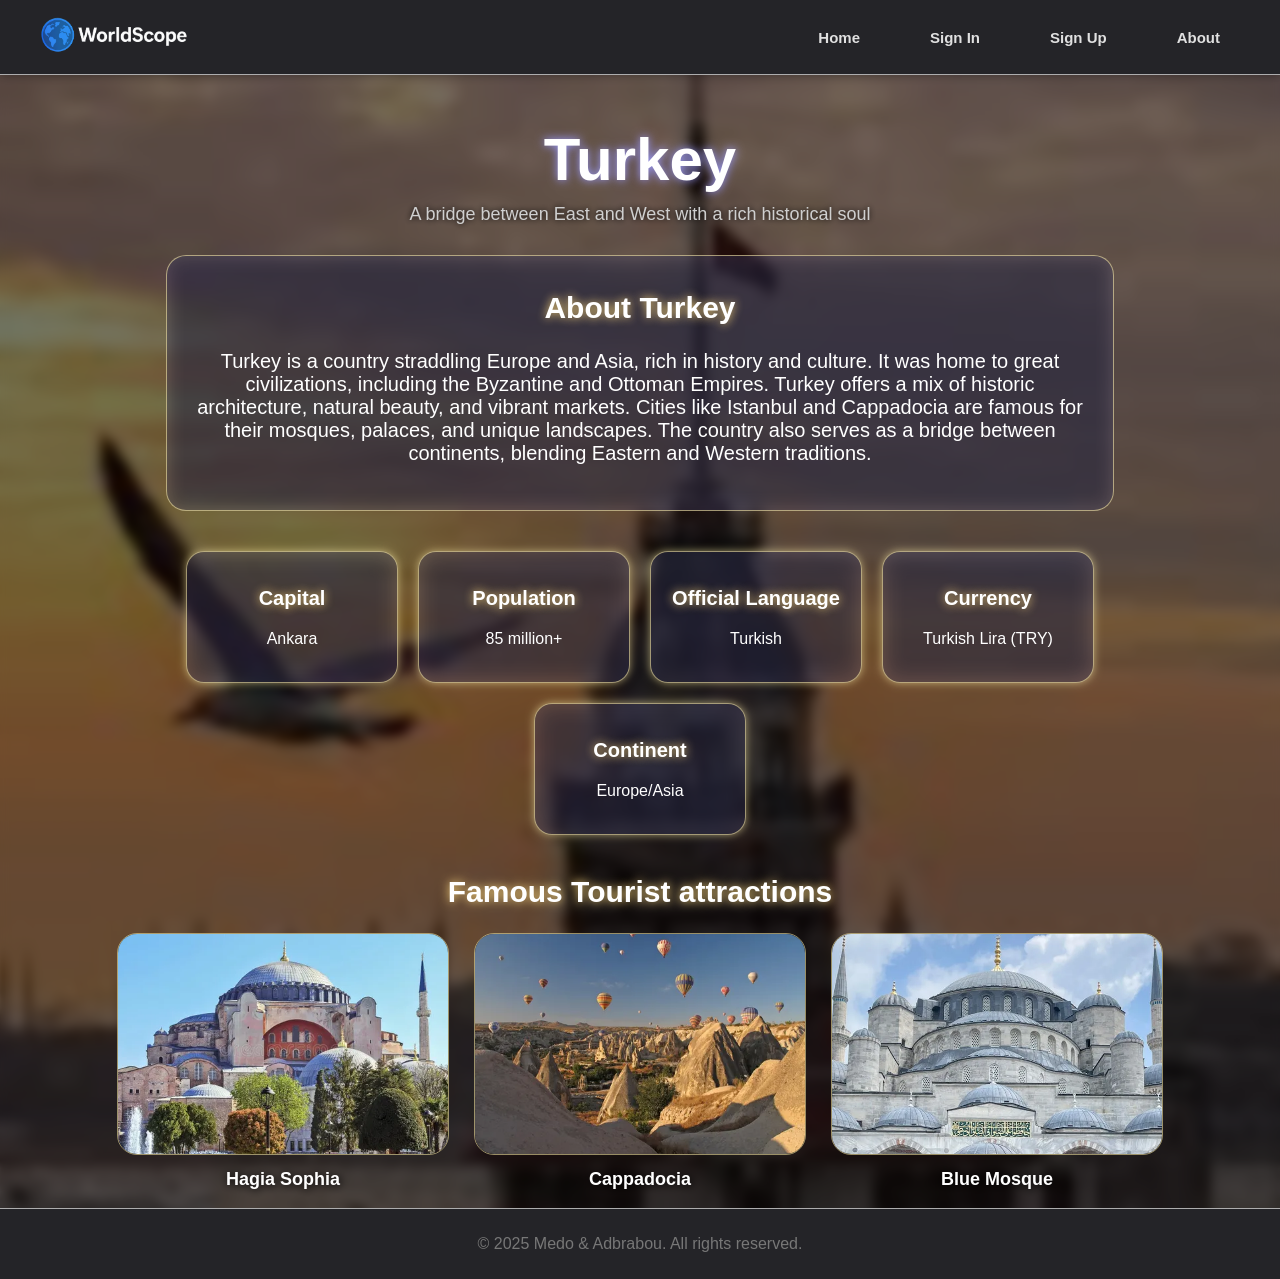
<file: Countrys/Turkey.html>
<!DOCTYPE html>
<html lang="en">

<head>
    <meta charset="UTF-8" />
    <meta name="viewport" content="width=device-width, initial-scale=1.0" />
    <title>Turkey | World Scope</title>
    <link rel="stylesheet" href="../css/style.css">
    <link rel="stylesheet" href="../css/Countrys.css">
    <style>
        body{
            background: url(../img/contry/تركيا.jpg) no-repeat center center/cover;
        }
    </style>
</head>

<body>
    <header>
        <a href="../index.html" class="logo">
            <img src="../img/logo.png" alt="WorldScope Logo"></a>

        <nav>
            <a href="../index.html">Home</a>
            <a href="../sign in.html">Sign In</a>
            <a href="../sign up.html">Sign Up</a>
            <a class="../about" href="about.html">About</a>
        </nav>
    </header>

    <main>

        <section class="hero-title">
            <h1>Turkey</h1>
            <p>A bridge between East and West with a rich historical soul</p>
        </section>

        <section class="about-country">
            <h2>About Turkey</h2>
            <p>
                Turkey is a country straddling Europe and Asia, rich in history and culture. It was home to great civilizations,
                including the Byzantine and Ottoman Empires. Turkey offers a mix of historic architecture, natural beauty, and vibrant
                markets. Cities like Istanbul and Cappadocia are famous for their mosques, palaces, and unique landscapes. The country
                also serves as a bridge between continents, blending Eastern and Western traditions.
            </p>
        </section>

        <section class="key-info">
            <div class="info-wrapper">

                <div class="info-box">
                    <h3>Capital</h3>
                    <p>Ankara</p>
                </div>

                <div class="info-box">
                    <h3>Population</h3>
                    <p>85 million+</p>
                </div>

                <div class="info-box">
                    <h3>Official Language</h3>
                    <p>Turkish</p>
                </div>

                <div class="info-box">
                    <h3>Currency</h3>
                    <p>Turkish Lira (TRY)</p>
                </div>

                <div class="info-box">
                    <h3>Continent</h3>
                    <p>Europe/Asia</p>
                </div>

            </div>
        </section>

        <section class="tourist-places">
            <h2>Famous Tourist attractions</h2>

            <div class="places-wrapper">

                <div class="place">
                    <img src="../img/contry/Hagia Sophia.webp" alt="Hagia Sophia">
                    <p class="place-name">Hagia Sophia</p>
                </div>

                <div class="place">
                    <img src="../img/contry/Cappadocia.webp" alt="Cappadocia">
                    <p class="place-name">Cappadocia</p>
                </div>

                <div class="place">
                    <img src="../img/contry/Blue Mosque.webp" alt="Blue Mosque">
                    <p class="place-name">Blue Mosque</p>
                </div>

            </div>
        </section>


    </main>

    <footer>
        <p>&copy; 2025 Medo & Adbrabou. All rights reserved.</p>
    </footer>
</body>

</html>
</file>
<file: css/style.css>
body {
    margin: 0;
    font-family: Arial, sans-serif;
    background: #1b1b1f;
    background-image: url("../img/contry/background.png");
    background-position: center;
    backdrop-filter: blur(3px);
    color: #e0e0e0;
}

header {
    width: 100%;
    background: #242428;
    padding: 15px 0px; 
    display: flex;
    justify-content: space-between;
    align-items: center;
    box-shadow: 0 0 10px rgba(0,0,0,0.4);
    position: sticky;
    top: 0;
    z-index: 100;
    border-bottom: 1px rgba(255, 255, 255, 0.625) solid;
}

.logo img {
    margin-left: 40px;
    height: 40px;
    width: 150px;
    object-fit: contain;
    cursor: pointer;
    transition: 0.3s;
}

.logo img:hover {
    transform: scale(1.1);
    filter: drop-shadow(0 0 10px #9b9bff);
}

nav {
    display: flex;
    margin-right: 50px; 
}

nav a {
    padding: 10px;
    color: #e0e0e0;
    text-decoration: none;
    margin-left: 50px;
    font-size: 15px;
    font-weight: bold;
    position: relative;
}

nav a:hover {
    color: white;
    background-color:#9b9bff95 ;
    border: 1px #9b9bff solid ;
    border-radius: 20px ;
}

nav a::after {
    content: "";
    position: absolute;
    left: 0;
    bottom: -4px;
    width: 0;
    height: 2px;
    background: #9b9bff;
    transition: width 0.3s;
}
nav a:hover::after {
    width: 100%;
}




footer {
    border-top: 1px rgba(255, 255, 255, 0.625) solid;
    text-align: center;
    padding: 10px;
    background: #242428;
    color: #777;
    position: relative;
}
</file>
<file: css/index.css>
.home{
  color: white;
  background-color:#9b9bff95;
  border: 1px #9b9bff solid;
  border-radius: 20px;
}

.htitle{
  margin: 50px auto;
  color: #ffffff;
  text-shadow: 1px 1px 12px #9b9bff;
  font-size: 40px;
  text-align: center;
  width: 50ch;
  text-wrap: nowrap;
  overflow: hidden;
  animation: typing 3s steps(40);
}

@keyframes typing {
  from { width: 0px; }
  to { width: 50ch; }
}

main {
  margin: 50px auto 100px;
  width: 90%;
  display: flex;
  flex-wrap: wrap;
  justify-content: center; 
  min-height: calc(100vh - 120px);
}

main img{
  box-shadow: 1px 1px 20px #000000a7;
  width: 90%;
  height: 50%;
  display: inline-block;
  cursor: pointer;
  transition: 0.3s ease;
}


main div{
  background-color: rgba(54, 54, 54, 0.631);
  box-shadow: 1px 1px 40px #d1d1d107;
  border: #fffec267 2px solid;
  border-radius: 20px;
  text-align: center;
  font-style: italic;
  margin: 12px;
  display: inline-block;
  width: 30%;
  height: 430px;
  transition: 0.3s ease;
}

main div:hover{
  transform: scale(1.03);
  box-shadow: 0 10px 30px #ffebafa7;
}

main div p{
  text-shadow: 1px 1px 9px #000000e4;
  margin-top: 10px;
  font-size: 20px;
  font-weight: bold;
  color: #ffffff;
}

main div h1{
  text-shadow: 0 0 18px #ffffff;
  font-size: 35px;
  color: #ffffff;
}

main div a{
  text-decoration: none;
}

main div p{
  margin: 30px 20px;
  font-size: 20px;
  color: #adadad;
  text-shadow: 1px 1px 9px #000000e4;
}
</file>
<file: css/sign in.css>
.sign-in{
    color: white;
    background-color:#9b9bff95 ;
    border: 1px #9b9bff solid ;
    border-radius: 20px ;
}
main {
    display: flex;
    justify-content: center;
    align-items: center;
    min-height: calc(100vh - 120px);
}

.signin-form {
    margin: 100px 0px;
    background: #2c2c33;
    padding: 20px 50px 20px 50px;
    border-radius: 30px;
    box-shadow: 0 0 20px rgba(0,0,0,0.6);
    width: 400px;
    border: 1px #9b9bff solid ;
}

.signin-form h1 {
    text-shadow: 0 0 18px #ffffff;
    margin-top: 15px ;
    text-align: center;
    font-size: 40px;
    margin-bottom: 10px;
}

.signin-form .sub-text {
    margin-top: 15px ;
    text-align: center;
    font-size: 16px;
    color: #bbb;
    margin-bottom: 30px;
}

.signin-form label {
    display: block;
    margin-bottom: 10px;
    font-size: 15px;
    font-weight: bold;
}

.signin-form input {
    width: 100%;
    padding: 12px;
    margin-bottom: 20px;
    border: none;
    border-radius: 7px;
    background: #3a3a44;
    color: #e0e0e0;
}

.signin-form input:focus {
    outline: 2px solid #9b9bff;
}

.signin-form button {
    width: 100%;
    padding: 12px;
    background: #9b9bff;
    border: none;
    border-radius: 7px;
    color: white;
    font-weight: bold;
    font-size: 18px;
    cursor: pointer;
    transition: all 0.3s;
}

.signin-form button:hover {
    box-shadow: 0 0 20px #9b9bff;
    background: #7c7cff;
}

.signin-form .signup-link {
    text-align: center;
    margin-top: 20px;
    font-size: 14px;
}

.signin-form .signup-link a {
    color: #9b9bff;
    text-decoration: none;
}

.signin-form .signup-link a:hover {
    text-decoration: underline;
}
</file>
<file: css/sign up.css>
.sign-up{
  color: white;
  background-color:#9b9bff95 ;
  border: 1px #9b9bff solid ;
  border-radius: 20px ;
}

main {
    display: flex;
    justify-content: center;
    align-items: center;
    min-height: calc(100vh - 120px);
}

.signup-form {
    margin: 100px 0px;
    background: #2c2c33;
    padding: 20px 50px 20px 50px;
    border-radius: 30px;
    box-shadow: 0 0 20px rgba(0,0,0,0.6);
    width: 400px;
    border: 1px #9b9bff solid;
}

.signup-form h1 {
    text-shadow: 0 0 18px #ffffff;
    margin-top: 15px;
    text-align: center;
    font-size: 40px;
    margin-bottom: 10px;
}

.signup-form .sub-text {
    margin-top: 15px;
    text-align: center;
    font-size: 16px;
    color: #bbb;
    margin-bottom: 30px;
}

.signup-form label {
    display: block;
    margin-bottom: 10px;
    font-size: 15px;
    font-weight: bold;
}

.signup-form input {
    width: 100%;
    padding: 12px;
    margin-bottom: 20px;
    border: none;
    border-radius: 7px;
    background: #3a3a44;
    color: #e0e0e0;
}

.signup-form input:focus {
    outline: 2px solid #9b9bff;
}

.signup-form button {
    width: 100%;
    padding: 12px;
    background: #9b9bff;
    border: none;
    border-radius: 7px;
    color: white;
    font-weight: bold;
    font-size: 18px;
    cursor: pointer;
    transition: all 0.3s;
}

.signup-form button:hover {
    box-shadow: 0 0 20px #9b9bff;
    background: #7c7cff;
}

.signup-form .signin-link {
    text-align: center;
    margin-top: 20px;
    font-size: 14px;
}

.signup-form .signin-link a {
    color: #9b9bff;
    text-decoration: none;
}

.signup-form .signin-link a:hover {
    text-decoration: underline;
}
</file>
<file: css/Countrys.css>
body {
    margin: 0;
    padding: 0;
    font-family: "Poppins", sans-serif;
    backdrop-filter: blur(5px);
    color: white;
}

/* Dark overlay */
body::before {
    content: "";
    position: fixed;
    top: 0; left: 0;
    width: 100%; height: 100%;
    background: rgba(0,0,0,0.55);
    backdrop-filter: blur(5px);
    z-index: -1;
}

main{
    min-height: calc(100vh - 120px);
}


/* HERO SECTION */
.hero-title {
    text-align: center;
    margin-top: 40px;
    margin-bottom: 30px;
}

.hero-title h1 {
    font-size: 60px;
    color: #ffffff;
    text-shadow: 0 0 10px #9b9bff;
    margin-bottom: 10px;
}

.hero-title p {
    font-size: 18px;
    color: #cfcfcf;
    margin-top: 0;
    text-shadow: 0 0 6px #000;
}

/* ABOUT COUNTRY */
.about-country {
    width: 70%;
    text-align: center;
    margin: auto;
    background: rgba(155, 155, 255, 0.15);
    border-radius: 20px;
    padding: 10px 25px 25px;
    border: 1px solid rgba(251, 236, 166, 0.579);
    backdrop-filter: blur(10px);
}
.about-country p {
  font-size: 20px;
}
.about-country h2 {
  font-size: 30px;
  text-shadow: 0 0 10px #f5d27a;
}

/* KEY INFO */
.key-info {
    width: 85%;
    margin: 40px auto;
    text-align: center;
}

.info-wrapper {
    display: flex;
    justify-content: center;
    gap: 20px;
    flex-wrap: wrap;
}

.info-box {
    width: 180px;
    height: 100px;
    background: rgba(155, 155, 255, 0.15); 
    backdrop-filter: blur(12px);
    border: 1px solid rgba(251, 236, 166, 0.579);
    border-radius: 18px;
    padding: 15px;
    transition: .3s;
    box-shadow: 0 0 8px rgba(251, 236, 166, 0.579);
}
.info-box h3{
  font-size: 20px;
  text-shadow: 0 0 10px #f5d27a;
}

.info-box:hover {
    transform: scale(1.08);
    box-shadow: 0 0 20px #f5d27a;
    background: rgba(155, 155, 255, 0.25);
}

/* LANDMARKS */
.tourist-places {
    width: 90%;
    margin: auto;
    text-align: center;
}

.tourist-places h2 {
  font-size: 30px;
  text-shadow: 0 0 10px #f5d27a;
}

.places-wrapper {
    display: flex;
    justify-content: center;
    gap: 25px;
    flex-wrap: wrap;
}

.place img {
    width: 330px;
    height: 220px;
    border-radius: 20px;
    object-fit: cover;
    border: 1px solid rgba(251, 236, 166, 0.579);
    backdrop-filter: blur(10px);
    transition: .3s;
}

.place img:hover {
    transform: scale(1.05);
    box-shadow: 0 0 25px rgba(243, 219, 114, 0.711);
}

.place-name {
    font-weight: bold;
    margin-top: 10px;
    font-size: 18px;
    text-shadow: 1px 1px 8px #000;
}
</file>
